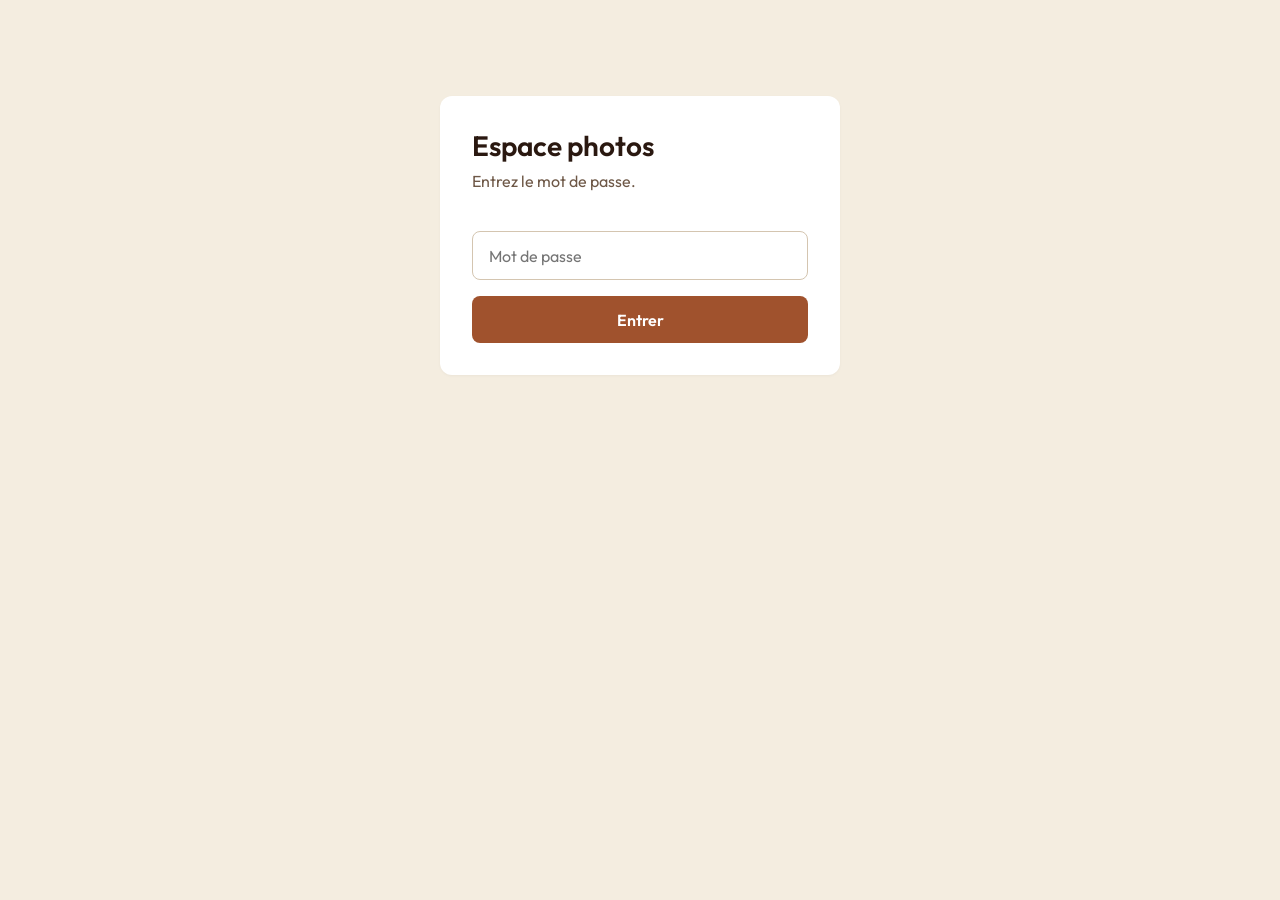
<file: admin.html>
<!DOCTYPE html>
<html lang="fr">
<head>
  <meta charset="UTF-8" />
  <meta name="viewport" content="width=device-width, initial-scale=1.0" />
  <title>Gestion des photos — La Place</title>
  <meta name="robots" content="noindex, nofollow" />

  <link rel="preconnect" href="https://fonts.googleapis.com" />
  <link rel="preconnect" href="https://fonts.gstatic.com" crossorigin />
  <link href="https://fonts.googleapis.com/css2?family=Outfit:wght@400;500;600;700&display=swap" rel="stylesheet" />

  <style>
    * { margin: 0; padding: 0; box-sizing: border-box; }
    body {
      font-family: 'Outfit', sans-serif;
      background: #f4ede0;
      color: #2a1810;
      min-height: 100vh;
      padding: 2rem 1rem;
    }
    .admin-wrap { max-width: 900px; margin: 0 auto; }
    h1 {
      font-size: 1.75rem;
      margin-bottom: 0.5rem;
      font-weight: 600;
    }
    .subtitle { color: #6e5847; margin-bottom: 2.5rem; }

    .card {
      background: #fff;
      border-radius: 12px;
      padding: 2rem;
      margin-bottom: 1.5rem;
      box-shadow: 0 1px 3px rgba(0,0,0,.04);
    }

    .gate { max-width: 400px; margin: 4rem auto; }
    .gate input {
      width: 100%;
      padding: 0.85rem 1rem;
      border: 1px solid #d4c5b0;
      border-radius: 8px;
      font-size: 1rem;
      font-family: inherit;
      margin-bottom: 1rem;
    }
    .gate button {
      width: 100%;
      padding: 0.85rem;
      background: #a0522d;
      color: #fff;
      border: none;
      border-radius: 8px;
      font-weight: 600;
      cursor: pointer;
      font-size: 1rem;
      font-family: inherit;
    }
    .gate button:hover { background: #84411f; }

    .section-title { font-size: 1.1rem; margin-bottom: 1rem; font-weight: 600; }

    .uploader {
      border: 2px dashed #d4c5b0;
      border-radius: 12px;
      padding: 3rem 2rem;
      text-align: center;
      cursor: pointer;
      transition: all .2s;
      background: #faf6ee;
      display: block;
    }
    .uploader:hover, .uploader.drag {
      border-color: #a0522d;
      background: #fef3e7;
    }
    .uploader p { margin: 0.5rem 0; }
    .uploader .big { font-size: 1.1rem; font-weight: 600; }
    .uploader .small { font-size: 0.875rem; color: #6e5847; }
    .uploader input[type=file] { display: none; }

    .category-select { margin-bottom: 1.5rem; }
    .category-select label { display: block; margin-bottom: 0.5rem; font-weight: 500; font-size: 0.9rem; }
    .category-select select {
      width: 100%;
      padding: 0.75rem;
      border: 1px solid #d4c5b0;
      border-radius: 8px;
      font-family: inherit;
      font-size: 1rem;
      background: #fff;
    }

    .status {
      padding: 1rem;
      border-radius: 8px;
      margin: 1rem 0;
      font-size: 0.9rem;
      display: none;
    }
    .status.show { display: block; }
    .status.success { background: #e6f4ea; color: #1e6b3a; }
    .status.error { background: #fbe9e7; color: #8a2c1a; }
    .status.info { background: #fef3e7; color: #84411f; }

    .image-list {
      display: grid;
      grid-template-columns: repeat(auto-fill, minmax(160px, 1fr));
      gap: 1rem;
      margin-top: 1.5rem;
    }
    .image-item {
      position: relative;
      aspect-ratio: 1;
      border-radius: 8px;
      overflow: hidden;
      background: #eee;
    }
    .image-item img { width: 100%; height: 100%; object-fit: cover; }
    .image-item .meta {
      position: absolute;
      bottom: 0; left: 0; right: 0;
      background: linear-gradient(to top, rgba(0,0,0,0.7), transparent);
      color: #fff;
      padding: 0.75rem 0.5rem 0.5rem;
      font-size: 0.7rem;
      text-transform: uppercase;
      letter-spacing: 0.05em;
    }
    .image-item .del-btn {
      position: absolute;
      top: 0.5rem; right: 0.5rem;
      background: rgba(255,255,255,0.95);
      border: none;
      width: 28px; height: 28px;
      border-radius: 50%;
      cursor: pointer;
      font-size: 1rem;
      display: flex; align-items: center; justify-content: center;
    }
    .image-item .del-btn:hover { background: #fff; color: #a0522d; }

    .filter-tabs { display: flex; gap: 0.5rem; flex-wrap: wrap; margin-bottom: 1rem; }
    .filter-tabs button {
      padding: 0.5rem 1rem;
      background: #f4ede0;
      border: 1px solid #d4c5b0;
      border-radius: 999px;
      cursor: pointer;
      font-family: inherit;
      font-size: 0.85rem;
    }
    .filter-tabs button.active {
      background: #2a1810;
      color: #fff;
      border-color: #2a1810;
    }

    .help {
      background: #fef3e7;
      border-left: 3px solid #a0522d;
      padding: 1rem 1.25rem;
      border-radius: 4px;
      font-size: 0.875rem;
      line-height: 1.6;
      margin-bottom: 1.5rem;
    }
    .help strong { color: #a0522d; }

    .logout {
      background: transparent;
      border: 1px solid #d4c5b0;
      padding: 0.5rem 1rem;
      border-radius: 8px;
      cursor: pointer;
      font-family: inherit;
      float: right;
    }

    .config-warn {
      background: #fff8e1;
      border-left: 3px solid #f57c00;
      padding: 1rem 1.25rem;
      border-radius: 4px;
      margin-bottom: 1.5rem;
      font-size: 0.875rem;
    }

    @media (max-width: 600px) {
      .card { padding: 1.5rem 1.25rem; }
      h1 { font-size: 1.4rem; }
    }
  </style>
</head>

<body>
  <!-- ÉCRAN DE CONNEXION -->
  <div id="gate" class="gate card">
    <h1>Espace photos</h1>
    <p class="subtitle">Entrez le mot de passe.</p>
    <input type="password" id="pwInput" placeholder="Mot de passe" />
    <button id="pwBtn">Entrer</button>
    <p id="pwErr" style="color:#a0522d; margin-top:0.75rem; display:none; font-size:0.875rem;">
      Mot de passe incorrect.
    </p>
  </div>

  <!-- APPLICATION -->
  <div id="app" class="admin-wrap" style="display:none;">
    <button class="logout" id="logoutBtn">Déconnexion</button>
    <h1>Gestion des photos</h1>
    <p class="subtitle">Ajoutez ou supprimez les photos du site.</p>

    <div class="config-warn" id="configWarn" style="display:none;">
      <strong>⚠ Configuration requise&nbsp;:</strong> Cloudinary et JSONBin ne sont pas configurés.
      Ouvrez <code>admin.js</code> et complétez les valeurs en haut avant d'utiliser cette page.
    </div>

    <div class="help">
      <strong>Comment ça marche&nbsp;:</strong> choisissez la catégorie, glissez votre photo, et elle apparaît sur le site en quelques secondes.
      Aucune compétence technique requise. Les photos sont stockées en sécurité sur le cloud.
    </div>

    <div class="card">
      <h2 class="section-title">Ajouter une photo</h2>

      <div class="category-select">
        <label for="category">Où placer cette photo&nbsp;?</label>
        <select id="category">
          <option value="hero">Image principale (en-tête de la page d'accueil)</option>
          <option value="gallery">Galerie</option>
        </select>
      </div>

      <label for="fileInput" class="uploader" id="uploader">
        <p class="big">📷 Cliquez ou déposez une photo ici</p>
        <p class="small">JPG, PNG ou WebP · Max 10 Mo</p>
        <input type="file" id="fileInput" accept="image/*" />
      </label>

      <div id="status" class="status"></div>
    </div>

    <div class="card">
      <h2 class="section-title">Photos existantes</h2>

      <div class="filter-tabs" id="filterTabs">
        <button class="active" data-cat="all">Toutes</button>
        <button data-cat="hero">Principale</button>
        <button data-cat="gallery">Galerie</button>
        <button data-cat="menu">Plats</button>
      </div>

      <div id="imageList" class="image-list">
        <p style="color:#6e5847; grid-column:1/-1;">Chargement...</p>
      </div>
    </div>
  </div>

  <script src="admin.js"></script>
</body>
</html>
</file>
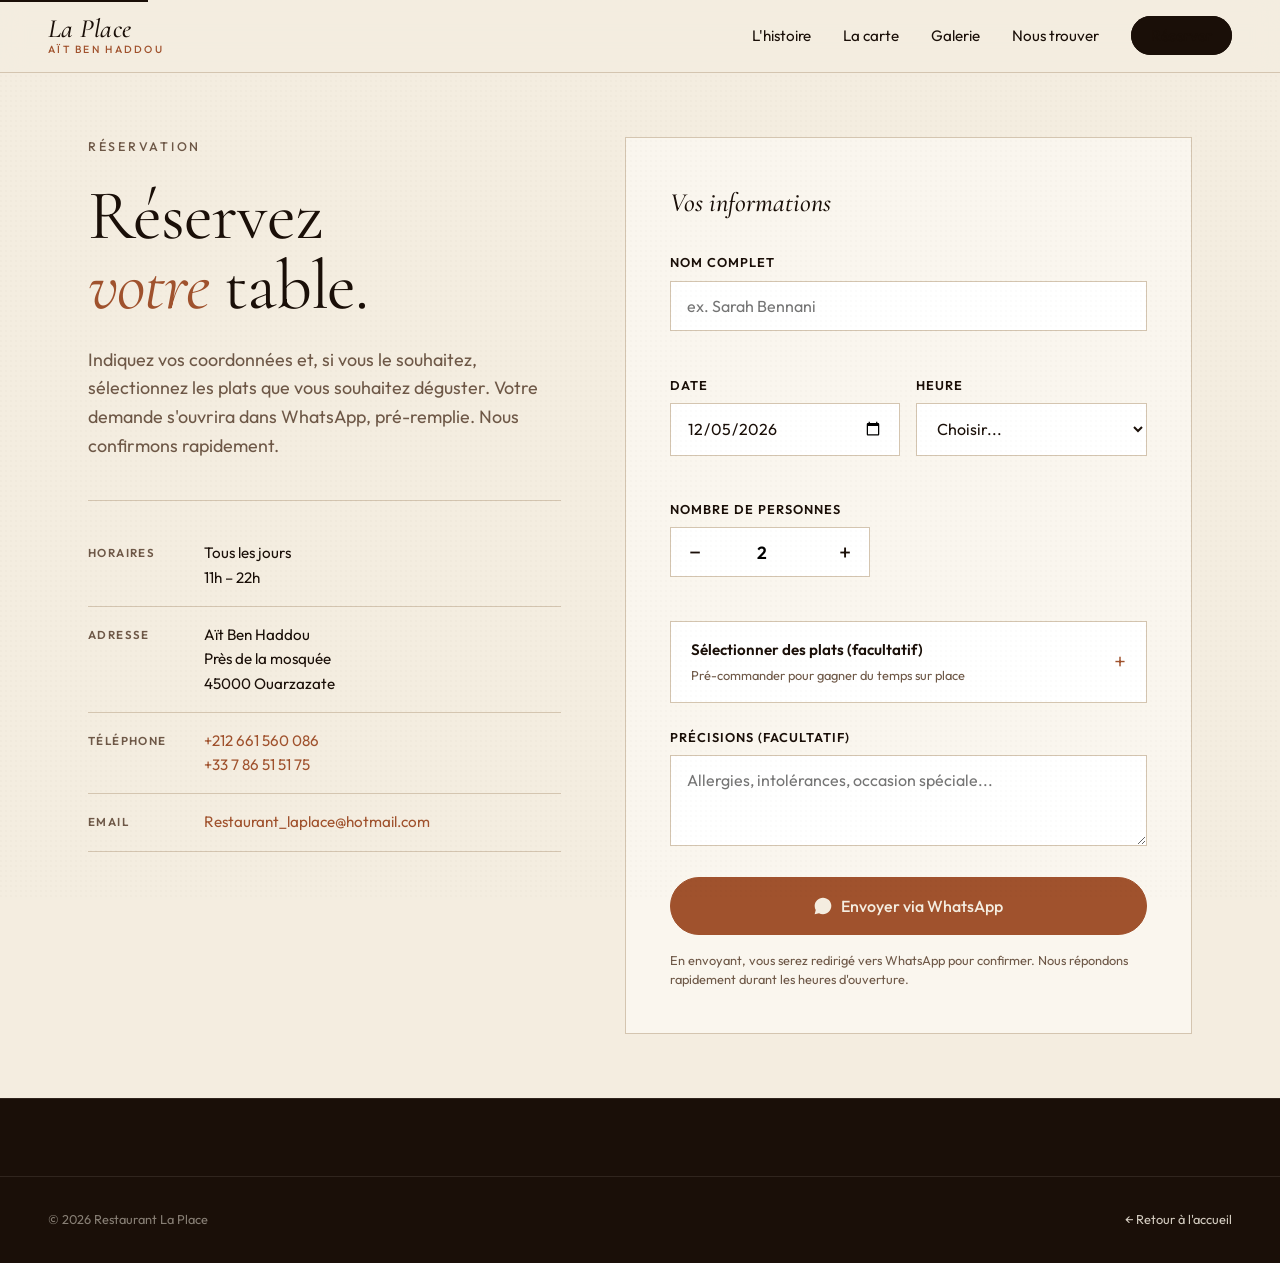
<file: reservation.html>
<!DOCTYPE html>
<html lang="fr">
<head>
  <meta charset="UTF-8" />
  <meta name="viewport" content="width=device-width, initial-scale=1.0" />

  <title>Réservation — Restaurant La Place, Aït Ben Haddou</title>
  <meta name="description" content="Réservez votre table au restaurant La Place à Aït Ben Haddou. Choisissez vos plats, votre date et l'heure — confirmation par WhatsApp." />
  <link rel="canonical" href="https://restaurantlaplace.github.io/LaPlace/reservation.html" />

  <meta property="og:type" content="website" />
  <meta property="og:title" content="Réservation — Restaurant La Place" />
  <meta property="og:description" content="Réservez votre table au restaurant La Place à Aït Ben Haddou." />
  <meta property="og:image" content="https://restaurantlaplace.github.io/LaPlace/images/PLACE3.jpg" />
  <meta property="og:url" content="https://restaurantlaplace.github.io/LaPlace/reservation.html" />
  <meta property="og:locale" content="fr_FR" />

  <meta name="robots" content="index, follow" />

  <link rel="icon" type="image/svg+xml" href="images/favicon.svg" />
  <meta name="theme-color" content="#a0522d" />

  <link rel="preconnect" href="https://fonts.googleapis.com" />
  <link rel="preconnect" href="https://fonts.gstatic.com" crossorigin />
  <link href="https://fonts.googleapis.com/css2?family=Cormorant+Garamond:ital,wght@0,300;0,400;0,500;0,600;1,400&family=Outfit:wght@300;400;500;600;700&display=swap" rel="stylesheet" />

  <link rel="stylesheet" href="styles.css" />
</head>

<body class="booking-page">
  <a class="skip-link" href="#main">Aller au contenu</a>

  <header class="site-header">
    <nav class="nav" aria-label="Navigation principale">
      <a href="index.html" class="brand" aria-label="Accueil">
        <span class="brand-name">La Place</span>
        <span class="brand-sub">Aït Ben Haddou</span>
      </a>
      <ul class="nav-links" id="navLinks">
        <li><a href="index.html#about">L'histoire</a></li>
        <li><a href="index.html#menu">La carte</a></li>
        <li><a href="index.html#gallery">Galerie</a></li>
        <li><a href="index.html#visit">Nous trouver</a></li>
        <li><a href="reservation.html" class="nav-cta nav-cta-active">Réserver</a></li>
      </ul>
      <button class="nav-toggle" aria-label="Menu" aria-expanded="false" aria-controls="navLinks">
        <span></span><span></span><span></span>
      </button>
    </nav>
  </header>

  <main id="main" class="reserve">
    <div class="reserve-wrap">

      <!-- COLONNE GAUCHE — INFOS -->
      <aside class="reserve-side">
        <p class="eyebrow">Réservation</p>
        <h1 class="display-sm">
          Réservez<br /><em>votre</em> table.
        </h1>
        <p class="lede">
          Indiquez vos coordonnées et, si vous le souhaitez, sélectionnez les plats que vous souhaitez déguster.
          Votre demande s'ouvrira dans WhatsApp, pré-remplie. Nous confirmons rapidement.
        </p>

        <ul class="reserve-info">
          <li>
            <span class="info-label">Horaires</span>
            <span class="info-val">Tous les jours<br />11h – 22h</span>
          </li>
          <li>
            <span class="info-label">Adresse</span>
            <span class="info-val">Aït Ben Haddou<br />Près de la mosquée<br />45000 Ouarzazate</span>
          </li>
          <li>
            <span class="info-label">Téléphone</span>
            <span class="info-val">
              <a href="tel:+212661560086">+212 661 560 086</a><br />
              <a href="tel:+33786515175">+33 7 86 51 51 75</a>
            </span>
          </li>
          <li>
            <span class="info-label">Email</span>
            <span class="info-val">
              <a href="mailto:Restaurant_laplace@hotmail.com">Restaurant_laplace@hotmail.com</a>
            </span>
          </li>
        </ul>
      </aside>

      <!-- COLONNE DROITE — FORMULAIRE -->
      <section class="reserve-form-wrap" aria-labelledby="formTitle">
        <h2 id="formTitle" class="form-title">Vos informations</h2>

        <form id="bookingForm" class="reserve-form" novalidate>

          <div class="field">
            <label for="name">Nom complet</label>
            <input type="text" id="name" name="name" required autocomplete="name" placeholder="ex. Sarah Bennani" />
            <span class="field-error" data-for="name"></span>
          </div>

          <div class="field-row">
            <div class="field">
              <label for="date">Date</label>
              <input type="date" id="date" name="date" required />
              <span class="field-error" data-for="date"></span>
            </div>

            <div class="field">
              <label for="time">Heure</label>
              <select id="time" name="time" required>
                <option value="">Choisir...</option>
                <option>11:30</option><option>12:00</option><option>12:30</option>
                <option>13:00</option><option>13:30</option><option>14:00</option>
                <option>14:30</option><option>15:00</option>
                <option>18:00</option><option>18:30</option>
                <option>19:00</option><option>19:30</option><option>20:00</option>
                <option>20:30</option><option>21:00</option><option>21:30</option>
              </select>
              <span class="field-error" data-for="time"></span>
            </div>
          </div>

          <div class="field">
            <label for="guests">Nombre de personnes</label>
            <div class="guest-counter" role="group" aria-label="Nombre de personnes">
              <button type="button" class="counter-btn" data-act="dec" aria-label="Diminuer">−</button>
              <input type="number" id="guests" name="guests" min="1" max="30" value="2" required readonly />
              <button type="button" class="counter-btn" data-act="inc" aria-label="Augmenter">+</button>
            </div>
            <span class="field-error" data-for="guests"></span>
          </div>

          <!-- SELECTION DES PLATS (OPTIONNEL) -->
          <details class="dish-picker" id="dishPicker">
            <summary>
              <span>Sélectionner des plats (facultatif)</span>
              <span class="summary-hint">Pré-commander pour gagner du temps sur place</span>
            </summary>

            <div class="dish-picker-body">

              <div class="dish-group">
                <h4>Formules</h4>
                <div class="dish-list">
                  <label class="dish-item">
                    <input type="checkbox" data-name="Formule midi — Entrée + plat + dessert" data-price="200" />
                    <span class="dish-name">Formule midi — Entrée + plat + dessert</span>
                    <span class="dish-price">200 DH</span>
                  </label>
                  <label class="dish-item">
                    <input type="checkbox" data-name="Formule midi — Entrée + plat" data-price="170" />
                    <span class="dish-name">Formule midi — Entrée + plat</span>
                    <span class="dish-price">170 DH</span>
                  </label>
                  <label class="dish-item">
                    <input type="checkbox" data-name="Formule soir — Entrée + plat + dessert" data-price="220" />
                    <span class="dish-name">Formule soir — Entrée + plat + dessert</span>
                    <span class="dish-price">220 DH</span>
                  </label>
                  <label class="dish-item">
                    <input type="checkbox" data-name="Formule soir — Entrée + plat" data-price="200" />
                    <span class="dish-name">Formule soir — Entrée + plat</span>
                    <span class="dish-price">200 DH</span>
                  </label>
                </div>
              </div>

              <div class="dish-group">
                <h4>Tajines & plats</h4>
                <div class="dish-list">
                  <label class="dish-item">
                    <input type="checkbox" data-name="Tajine poulet façon La Place Beldi" data-price="150" />
                    <span class="dish-name">Tajine poulet façon La Place Beldi</span>
                    <span class="dish-price">150 DH</span>
                  </label>
                  <label class="dish-item">
                    <input type="checkbox" data-name="Tajine de jarret d'agneau" data-price="150" />
                    <span class="dish-name">Tajine de jarret d'agneau</span>
                    <span class="dish-price">150 DH</span>
                  </label>
                  <label class="dish-item">
                    <input type="checkbox" data-name="Tajine de bœuf aux pruneaux" data-price="150" />
                    <span class="dish-name">Tajine de bœuf aux pruneaux</span>
                    <span class="dish-price">150 DH</span>
                  </label>
                  <label class="dish-item">
                    <input type="checkbox" data-name="Tajine viande aux figues et dattes" data-price="140" />
                    <span class="dish-name">Tajine viande aux figues et dattes</span>
                    <span class="dish-price">140 DH</span>
                  </label>
                  <label class="dish-item">
                    <input type="checkbox" data-name="Tajine de kefta à la tomate" data-price="110" />
                    <span class="dish-name">Tajine de kefta à la tomate</span>
                    <span class="dish-price">110 DH</span>
                  </label>
                  <label class="dish-item">
                    <input type="checkbox" data-name="Couscous Royal (sur commande)" data-price="200" />
                    <span class="dish-name">Couscous Royal (sur commande)</span>
                    <span class="dish-price">200 DH</span>
                  </label>
                  <label class="dish-item">
                    <input type="checkbox" data-name="3 Brochettes de poulet + accompagnement" data-price="120" />
                    <span class="dish-name">3 Brochettes de poulet</span>
                    <span class="dish-price">120 DH</span>
                  </label>
                  <label class="dish-item">
                    <input type="checkbox" data-name="Briouates (5 briques Kefta ou poulet)" data-price="100" />
                    <span class="dish-name">Briouates (5 briques)</span>
                    <span class="dish-price">100 DH</span>
                  </label>
                  <label class="dish-item">
                    <input type="checkbox" data-name="Pâtes sauce bolognaise" data-price="60" />
                    <span class="dish-name">Pâtes sauce bolognaise</span>
                    <span class="dish-price">60 DH</span>
                  </label>
                </div>
              </div>

              <div class="dish-group">
                <h4>Végétariens</h4>
                <div class="dish-list">
                  <label class="dish-item">
                    <input type="checkbox" data-name="Tajine berbère" data-price="110" />
                    <span class="dish-name">Tajine berbère</span>
                    <span class="dish-price">110 DH</span>
                  </label>
                  <label class="dish-item">
                    <input type="checkbox" data-name="Pastilla aux légumes" data-price="100" />
                    <span class="dish-name">Pastilla aux légumes</span>
                    <span class="dish-price">100 DH</span>
                  </label>
                  <label class="dish-item">
                    <input type="checkbox" data-name="Briouates aux légumes" data-price="100" />
                    <span class="dish-name">Briouates aux légumes</span>
                    <span class="dish-price">100 DH</span>
                  </label>
                </div>
              </div>

              <div class="dish-group">
                <h4>Entrées & p'tite faim</h4>
                <div class="dish-list">
                  <label class="dish-item">
                    <input type="checkbox" data-name="Salade berbère" data-price="35" />
                    <span class="dish-name">Salade berbère</span>
                    <span class="dish-price">35 DH</span>
                  </label>
                  <label class="dish-item">
                    <input type="checkbox" data-name="Harira berbère" data-price="35" />
                    <span class="dish-name">Harira berbère</span>
                    <span class="dish-price">35 DH</span>
                  </label>
                  <label class="dish-item">
                    <input type="checkbox" data-name="Trio (Zaalouk, Taktouka, etc.)" data-price="100" />
                    <span class="dish-name">Trio (sur commande)</span>
                    <span class="dish-price">100 DH</span>
                  </label>
                  <label class="dish-item">
                    <input type="checkbox" data-name="Salade Chamali" data-price="70" />
                    <span class="dish-name">Salade Chamali</span>
                    <span class="dish-price">70 DH</span>
                  </label>
                  <label class="dish-item">
                    <input type="checkbox" data-name="Pizza au choix" data-price="50" />
                    <span class="dish-name">Pizza au choix</span>
                    <span class="dish-price">50 DH</span>
                  </label>
                  <label class="dish-item">
                    <input type="checkbox" data-name="Tacos au choix" data-price="50" />
                    <span class="dish-name">Tacos au choix</span>
                    <span class="dish-price">50 DH</span>
                  </label>
                </div>
              </div>

              <div class="dish-group">
                <h4>Desserts & boissons</h4>
                <div class="dish-list">
                  <label class="dish-item">
                    <input type="checkbox" data-name="Moëlleux au chocolat royal" data-price="70" />
                    <span class="dish-name">Moëlleux au chocolat royal</span>
                    <span class="dish-price">70 DH</span>
                  </label>
                  <label class="dish-item">
                    <input type="checkbox" data-name="Thé/Café + pâtisseries marocaines" data-price="40" />
                    <span class="dish-name">Thé/Café + pâtisseries</span>
                    <span class="dish-price">40 DH</span>
                  </label>
                  <label class="dish-item">
                    <input type="checkbox" data-name="Thé à la menthe" data-price="15" />
                    <span class="dish-name">Thé à la menthe</span>
                    <span class="dish-price">15 DH</span>
                  </label>
                  <label class="dish-item">
                    <input type="checkbox" data-name="Jus d'orange nature" data-price="20" />
                    <span class="dish-name">Jus d'orange nature</span>
                    <span class="dish-price">20 DH</span>
                  </label>
                  <label class="dish-item">
                    <input type="checkbox" data-name="Jus d'avocat" data-price="30" />
                    <span class="dish-name">Jus d'avocat</span>
                    <span class="dish-price">30 DH</span>
                  </label>
                </div>
              </div>

              <div class="cart-total">
                <span>Total estimé</span>
                <span class="cart-total-val"><span id="cartTotal">0</span> DH</span>
              </div>

            </div>
          </details>

          <div class="field">
            <label for="notes">Précisions (facultatif)</label>
            <textarea id="notes" name="notes" rows="3" placeholder="Allergies, intolérances, occasion spéciale..."></textarea>
          </div>

          <button type="submit" class="btn btn-primary btn-large btn-block" id="submitBtn">
            <span class="btn-icon" aria-hidden="true">
              <svg viewBox="0 0 24 24" width="20" height="20" fill="currentColor">
                <path d="M17.5 14.4c-.3-.2-1.7-.9-2-1-.3-.1-.5-.2-.7.2-.2.3-.8 1-.9 1.1-.2.2-.3.2-.6.1-1.6-.8-2.7-1.5-3.7-3.4-.3-.5.3-.5.8-1.5.1-.2 0-.3 0-.5s-.7-1.7-1-2.3c-.3-.6-.5-.5-.7-.5h-.6c-.2 0-.5.1-.8.4-.3.3-1.1 1-1.1 2.5s1.1 2.9 1.3 3.1c.2.2 2.2 3.3 5.3 4.6 2 .8 2.7.9 3.7.8.6-.1 1.7-.7 2-1.4.2-.7.2-1.3.2-1.4-.1-.1-.3-.2-.6-.3M12 2C6.5 2 2 6.5 2 12c0 1.8.5 3.4 1.3 4.9L2 22l5.2-1.4c1.4.8 3 1.2 4.8 1.2 5.5 0 10-4.5 10-10S17.5 2 12 2z"/>
              </svg>
            </span>
            Envoyer via WhatsApp
          </button>

          <p class="form-note">
            En envoyant, vous serez redirigé vers WhatsApp pour confirmer.
            Nous répondons rapidement durant les heures d'ouverture.
          </p>
        </form>
      </section>
    </div>
  </main>

  <footer class="site-footer">
    <div class="container foot-bottom">
      <p>© <span id="year"></span> Restaurant La Place</p>
      <p><a href="index.html">← Retour à l'accueil</a></p>
    </div>
  </footer>

  <script src="script.js"></script>
</body>
</html>
</file>
<file: styles.css>
/* =========================================================
   RESTAURANT LA PLACE — Feuille de style
   Palette : argile / ocre kasbah / espresso / safran
   Fontes : Cormorant Garamond (titres) + Outfit (corps)
   ========================================================= */

:root {
  --clay:         #f4ede0;
  --clay-soft:    #faf6ee;
  --bone:         #e8dcc4;
  --ochre:        #a0522d;      /* ocre kasbah */
  --ochre-d:      #84411f;
  --saffron:      #c87533;
  --espresso:     #2a1810;
  --ink:          #1a0f08;
  --muted:        #6e5847;
  --olive:        #6b6839;
  --line:         #d4c5b0;

  --max-w: 1280px;
  --gutter: clamp(1.25rem, 4vw, 3rem);

  --font-display: 'Cormorant Garamond', Georgia, serif;
  --font-body:    'Outfit', system-ui, -apple-system, sans-serif;
}

* { margin: 0; padding: 0; box-sizing: border-box; }
html { scroll-behavior: smooth; -webkit-text-size-adjust: 100%; }
body {
  font-family: var(--font-body);
  font-size: 16px;
  line-height: 1.6;
  color: var(--ink);
  background: var(--clay);
  -webkit-font-smoothing: antialiased;
  text-rendering: optimizeLegibility;
}

/* Texture argileuse subtile */
body::before {
  content: '';
  position: fixed; inset: 0;
  pointer-events: none;
  background-image:
    radial-gradient(circle at 1px 1px, rgba(42,24,16,0.025) 1px, transparent 0);
  background-size: 5px 5px;
  z-index: 1;
  opacity: 0.7;
}

img { max-width: 100%; display: block; height: auto; }
a { color: inherit; text-decoration: none; transition: opacity .2s, color .2s; }
button { font-family: inherit; cursor: pointer; }
input, select, textarea { font-family: inherit; font-size: inherit; }

.container {
  width: 100%;
  max-width: var(--max-w);
  margin: 0 auto;
  padding-left: var(--gutter);
  padding-right: var(--gutter);
}

.skip-link {
  position: absolute; top: -40px; left: 0;
  background: var(--ink); color: var(--clay);
  padding: 0.5rem 1rem; z-index: 100;
}
.skip-link:focus { top: 0; }

/* ============== HEADER ============== */
.site-header {
  position: sticky; top: 0;
  z-index: 50;
  background: rgba(244, 237, 224, 0.92);
  backdrop-filter: blur(12px);
  -webkit-backdrop-filter: blur(12px);
  border-bottom: 1px solid var(--line);
}
.nav {
  max-width: var(--max-w);
  margin: 0 auto;
  padding: 1rem var(--gutter);
  display: flex;
  align-items: center;
  justify-content: space-between;
}
.brand {
  display: flex;
  flex-direction: column;
  line-height: 1;
}
.brand-name {
  font-family: var(--font-display);
  font-weight: 500;
  font-size: 1.65rem;
  letter-spacing: 0.01em;
  color: var(--ink);
  font-style: italic;
}
.brand-sub {
  font-size: 0.65rem;
  text-transform: uppercase;
  letter-spacing: 0.22em;
  color: var(--ochre);
  margin-top: 3px;
  font-weight: 500;
}

.nav-links {
  list-style: none;
  display: flex;
  align-items: center;
  gap: 2rem;
  font-size: 0.95rem;
  font-weight: 400;
}
.nav-links a { color: var(--ink); }
.nav-links a:hover { color: var(--ochre); }
.nav-cta {
  padding: 0.55rem 1.2rem;
  border: 1px solid var(--ink);
  border-radius: 999px;
  transition: all .2s;
  font-weight: 500;
}
.nav-cta:hover {
  background: var(--ink);
  color: var(--clay) !important;
}
.nav-cta-active {
  background: var(--ink);
  color: var(--clay);
}

.nav-toggle {
  display: none;
  background: transparent;
  border: none;
  width: 32px; height: 32px;
  flex-direction: column;
  justify-content: center;
  gap: 5px;
  padding: 0;
}
.nav-toggle span {
  display: block;
  width: 24px; height: 2px;
  background: var(--ink);
  transition: transform .3s;
}

@media (max-width: 850px) {
  .nav-links {
    position: fixed;
    top: 72px; left: 0; right: 0;
    background: var(--clay);
    flex-direction: column;
    gap: 0;
    padding: 1rem var(--gutter);
    border-bottom: 1px solid var(--line);
    transform: translateY(-110%);
    transition: transform .3s ease;
  }
  .nav-links.open { transform: translateY(0); }
  .nav-links li { width: 100%; }
  .nav-links a { display: block; padding: 1rem 0; border-bottom: 1px solid var(--line); }
  .nav-links li:last-child a { border-bottom: none; }
  .nav-cta { display: inline-block; margin-top: 0.5rem; }
  .nav-toggle { display: flex; }
}

/* ============== HERO ============== */
.hero {
  position: relative;
  padding-top: clamp(2rem, 6vw, 5rem);
  padding-bottom: 0;
  overflow: hidden;
}
.hero-grid {
  max-width: var(--max-w);
  margin: 0 auto;
  padding: 0 var(--gutter);
  display: grid;
  grid-template-columns: 1fr 1fr;
  gap: clamp(2rem, 5vw, 4rem);
  align-items: center;
  min-height: clamp(500px, 70vh, 720px);
}
.hero-text { animation: fadeUp 1s ease-out both; }
.eyebrow {
  font-size: 0.78rem;
  text-transform: uppercase;
  letter-spacing: 0.22em;
  color: var(--muted);
  margin-bottom: 1.5rem;
  font-weight: 500;
}
.display {
  font-family: var(--font-display);
  font-weight: 400;
  font-size: clamp(3rem, 7.5vw, 6rem);
  line-height: 0.95;
  letter-spacing: -0.015em;
  color: var(--ink);
  margin-bottom: 1.75rem;
}
.display em {
  font-style: italic;
  color: var(--ochre);
  font-weight: 400;
}
.display-sm {
  font-family: var(--font-display);
  font-weight: 400;
  font-size: clamp(2.5rem, 5.5vw, 4.5rem);
  line-height: 1;
  letter-spacing: -0.015em;
  color: var(--ink);
  margin-bottom: 1.5rem;
}
.display-sm em { font-style: italic; color: var(--ochre); }

.lede {
  font-size: clamp(1.05rem, 1.4vw, 1.2rem);
  color: var(--muted);
  max-width: 34ch;
  margin-bottom: 2.25rem;
  line-height: 1.6;
}
.hero-cta {
  display: flex;
  gap: 1rem;
  flex-wrap: wrap;
  align-items: center;
}

.hero-image {
  position: relative;
  aspect-ratio: 4/5;
  overflow: hidden;
  animation: fadeIn 1.2s ease-out 0.2s both;
  background: var(--bone);
}
.hero-image img {
  width: 100%; height: 100%;
  object-fit: cover;
  filter: saturate(1.03) contrast(1.02);
}
.hero-image-tag {
  position: absolute;
  bottom: 1.25rem; left: 1.25rem;
  background: rgba(244, 237, 224, 0.95);
  backdrop-filter: blur(8px);
  padding: 0.5rem 0.85rem;
  font-size: 0.7rem;
  letter-spacing: 0.15em;
  text-transform: uppercase;
  font-weight: 500;
  display: flex;
  flex-direction: column;
  gap: 2px;
  color: var(--ink);
}

@media (max-width: 850px) {
  .hero-grid { grid-template-columns: 1fr; gap: 2rem; min-height: auto; }
  .hero-image { aspect-ratio: 4/3; max-height: 60vh; }
}

/* Bandeau marquee */
.hero-marquee {
  margin-top: clamp(3rem, 6vw, 5rem);
  background: var(--ink);
  color: var(--clay);
  padding: 1.25rem 0;
  overflow: hidden;
  font-family: var(--font-display);
  font-style: italic;
  font-weight: 400;
}
.marquee-track {
  display: inline-flex;
  gap: 3rem;
  white-space: nowrap;
  animation: marquee 35s linear infinite;
  font-size: clamp(1.1rem, 1.5vw, 1.35rem);
}
.marquee-track span { padding-right: 1rem; }
@keyframes marquee {
  from { transform: translateX(0); }
  to   { transform: translateX(-50%); }
}

/* ============== BUTTONS ============== */
.btn {
  display: inline-flex;
  align-items: center;
  justify-content: center;
  gap: 0.5rem;
  padding: 0.85rem 1.75rem;
  border-radius: 999px;
  font-weight: 500;
  font-size: 0.95rem;
  border: 1px solid transparent;
  transition: all .25s ease;
  white-space: nowrap;
  cursor: pointer;
  font-family: inherit;
}
.btn-primary {
  background: var(--ochre);
  color: var(--clay);
  border-color: var(--ochre);
}
.btn-primary:hover {
  background: var(--ochre-d);
  border-color: var(--ochre-d);
  transform: translateY(-1px);
}
.btn-ghost {
  background: transparent;
  color: var(--ink);
  border-color: var(--ink);
}
.btn-ghost:hover {
  background: var(--ink);
  color: var(--clay);
}
.btn-large { padding: 1.1rem 2.25rem; font-size: 1rem; }
.btn-block { width: 100%; }
.btn-icon { display: inline-flex; }

/* ============== SECTIONS ============== */
section {
  padding: clamp(4rem, 9vw, 7rem) 0;
}
.section-label {
  font-size: 0.75rem;
  text-transform: uppercase;
  letter-spacing: 0.22em;
  color: var(--muted);
  font-weight: 500;
  margin-bottom: 0.75rem;
}
.h2 {
  font-family: var(--font-display);
  font-weight: 400;
  font-size: clamp(2.25rem, 4.5vw, 3.5rem);
  line-height: 1.05;
  letter-spacing: -0.01em;
  color: var(--ink);
  margin-bottom: 1.5rem;
}
.h2-large {
  font-family: var(--font-display);
  font-weight: 400;
  font-size: clamp(2.75rem, 6vw, 5rem);
  line-height: 1;
  letter-spacing: -0.015em;
  margin-bottom: 1.5rem;
}
.section-head { margin-bottom: 3rem; max-width: 720px; }
.section-sub {
  color: var(--muted);
  font-size: 1.05rem;
  margin-top: 0.5rem;
  line-height: 1.6;
}

.two-col {
  display: grid;
  grid-template-columns: 1fr 1.4fr;
  gap: clamp(2rem, 5vw, 5rem);
  align-items: start;
}
@media (max-width: 850px) {
  .two-col { grid-template-columns: 1fr; gap: 1.5rem; }
}

/* ============== ABOUT ============== */
.about { border-top: 1px solid var(--line); }
.about-body p { margin-bottom: 1.1rem; color: var(--ink); font-size: 1.05rem; }
.about-body em {
  font-family: var(--font-display);
  font-style: italic;
  color: var(--ochre);
  font-size: 1.1em;
}
.meta-list {
  list-style: none;
  margin-top: 2rem;
  padding-top: 1.5rem;
  border-top: 1px solid var(--line);
  display: flex;
  flex-wrap: wrap;
  gap: 1.5rem 3rem;
  font-size: 0.9rem;
}
.meta-list li { color: var(--muted); }
.meta-list strong {
  display: block;
  color: var(--ink);
  text-transform: uppercase;
  font-size: 0.72rem;
  letter-spacing: 0.15em;
  font-weight: 600;
  margin-bottom: 0.25rem;
}

/* ============== MENU ============== */
.menu { background: var(--clay-soft); border-top: 1px solid var(--line); }

.menu-section { margin-bottom: 3.5rem; }
.menu-section-title {
  font-family: var(--font-display);
  font-weight: 500;
  font-size: 1.5rem;
  font-style: italic;
  color: var(--ochre);
  margin-bottom: 1.5rem;
  padding-bottom: 0.75rem;
  border-bottom: 1px solid var(--line);
}
.menu-list { display: flex; flex-direction: column; gap: 1.25rem; }
.menu-row {
  display: flex;
  align-items: baseline;
  gap: 1rem;
}
.menu-row-left {
  display: flex;
  flex-direction: column;
  gap: 0.15rem;
}
.dish {
  font-family: var(--font-display);
  font-weight: 500;
  font-size: 1.2rem;
  color: var(--ink);
}
.desc {
  color: var(--muted);
  font-size: 0.9rem;
  line-height: 1.4;
}
.dots {
  flex: 1;
  border-bottom: 1px dotted var(--line);
  height: 1px;
  align-self: center;
  margin: 0 0.5rem;
  min-width: 30px;
}
.price {
  font-weight: 600;
  color: var(--ochre);
  font-size: 1rem;
  white-space: nowrap;
}

.formulas {
  display: grid;
  grid-template-columns: 1fr 1fr;
  gap: 2rem;
}
@media (max-width: 600px) {
  .formulas { grid-template-columns: 1fr; }
}
.formula {
  background: var(--clay);
  border: 1px solid var(--line);
  padding: 1.75rem;
}
.formula-label {
  font-family: var(--font-display);
  font-style: italic;
  font-size: 1.4rem;
  color: var(--ochre);
  margin-bottom: 1rem;
}
.formula ul { list-style: none; }
.formula li {
  display: flex;
  justify-content: space-between;
  align-items: baseline;
  padding: 0.6rem 0;
  border-bottom: 1px dotted var(--line);
  font-size: 0.95rem;
}
.formula li:last-child { border-bottom: none; }
.formula li span:last-child {
  color: var(--ochre);
  font-weight: 600;
}

.menu-foot {
  margin-top: 2.5rem;
  font-size: 0.95rem;
  color: var(--muted);
  text-align: center;
  font-family: var(--font-display);
  font-style: italic;
  font-size: 1.05rem;
  line-height: 1.7;
}

/* ============== GALLERY ============== */
.gallery { border-top: 1px solid var(--line); }
.gallery-grid {
  display: grid;
  grid-template-columns: repeat(12, 1fr);
  gap: 0.75rem;
  grid-auto-rows: 180px;
}
.gallery-item {
  overflow: hidden;
  position: relative;
  background: var(--bone);
}
.gallery-item img {
  width: 100%; height: 100%;
  object-fit: cover;
  transition: transform .6s ease;
}
.gallery-item:hover img { transform: scale(1.04); }

.gallery-item:nth-child(1) { grid-column: span 7; grid-row: span 2; }
.gallery-item:nth-child(2) { grid-column: span 5; }
.gallery-item:nth-child(3) { grid-column: span 5; }
.gallery-item:nth-child(4) { grid-column: span 4; grid-row: span 2; }
.gallery-item:nth-child(5) { grid-column: span 4; }
.gallery-item:nth-child(6) { grid-column: span 4; }

@media (max-width: 800px) {
  .gallery-grid { grid-template-columns: repeat(2, 1fr); grid-auto-rows: 140px; }
  .gallery-item:nth-child(n) { grid-column: span 1; grid-row: span 1; }
  .gallery-item:nth-child(1) { grid-column: span 2; grid-row: span 1; }
}

.gallery-placeholder {
  display: flex;
  align-items: center;
  justify-content: center;
  color: var(--muted);
  font-family: var(--font-display);
  font-style: italic;
  font-size: 0.95rem;
  background: var(--bone);
}

/* ============== VISIT ============== */
.visit { background: var(--clay-soft); border-top: 1px solid var(--line); }
.visit-address {
  font-style: normal;
  margin: 1.5rem 0;
  line-height: 1.8;
  color: var(--muted);
}
.visit-address strong { color: var(--ink); font-size: 1.05rem; display: block; margin-bottom: 0.5rem; }
.visit-address a { color: var(--ochre); }
.visit-address a:hover { text-decoration: underline; }

.contact-block {
  display: block;
  margin: 0.5rem 0;
  padding-top: 0.5rem;
  border-top: 1px solid var(--line);
}
.contact-block > span:first-child {
  display: inline-block;
  font-weight: 600;
  color: var(--ink);
  width: 70px;
  font-size: 0.85rem;
  text-transform: uppercase;
  letter-spacing: 0.08em;
}

.map-wrap {
  aspect-ratio: 4/3;
  overflow: hidden;
  border: 1px solid var(--line);
}
.map-wrap iframe { width: 100%; height: 100%; border: 0; }

/* ============== BOOKING CTA ============== */
.booking-cta {
  background: var(--ink);
  color: var(--clay);
  text-align: center;
  background-image: radial-gradient(ellipse at center, rgba(160,82,45,0.2), transparent 70%);
}
.booking-cta .h2-large { color: var(--clay); }
.booking-cta em { color: var(--ochre); font-style: italic; }
.booking-cta p {
  color: rgba(244, 237, 224, 0.75);
  font-size: 1.1rem;
  margin-bottom: 2rem;
}

/* ============== FOOTER ============== */
.site-footer {
  background: var(--ink);
  color: var(--clay);
  padding: clamp(3rem, 6vw, 5rem) 0 2rem;
  border-top: 1px solid rgba(244,237,224,0.1);
}
.footer-grid {
  display: grid;
  grid-template-columns: 2fr 1fr 1fr 1fr;
  gap: 2.5rem;
  margin-bottom: 3rem;
}
@media (max-width: 750px) {
  .footer-grid { grid-template-columns: 1fr 1fr; }
}
.brand-foot {
  font-family: var(--font-display);
  font-style: italic;
  font-size: 1.85rem;
  margin-bottom: 0.5rem;
  color: var(--clay);
}
.foot-small { color: rgba(244,237,224,0.6); font-size: 0.85rem; }
.foot-label {
  font-size: 0.72rem;
  text-transform: uppercase;
  letter-spacing: 0.15em;
  color: var(--ochre);
  margin-bottom: 0.75rem;
  font-weight: 600;
}
.site-footer p { line-height: 1.7; color: rgba(244,237,224,0.85); font-size: 0.9rem; }
.site-footer a { color: rgba(244,237,224,0.85); }
.site-footer a:hover { color: var(--ochre); }

.foot-bottom {
  padding-top: 2rem;
  border-top: 1px solid rgba(244,237,224,0.1);
  display: flex;
  justify-content: space-between;
  flex-wrap: wrap;
  gap: 1rem;
}
.foot-bottom p { font-size: 0.8rem; color: rgba(244,237,224,0.5); }

/* ============== RESERVATION PAGE ============== */
.booking-page { background: var(--clay); }
.reserve {
  min-height: calc(100vh - 80px);
  padding: clamp(2rem, 5vw, 4rem) 0;
}
.reserve-wrap {
  max-width: 1200px;
  margin: 0 auto;
  padding: 0 var(--gutter);
  display: grid;
  grid-template-columns: 1fr 1.2fr;
  gap: clamp(2rem, 5vw, 5rem);
  align-items: start;
}
@media (max-width: 950px) {
  .reserve-wrap { grid-template-columns: 1fr; }
}
.reserve-side .display-sm em { color: var(--ochre); }
.reserve-side .lede { margin-bottom: 2.5rem; max-width: 100%; }

.reserve-info {
  list-style: none;
  border-top: 1px solid var(--line);
  padding-top: 1.5rem;
}
.reserve-info li {
  display: grid;
  grid-template-columns: 100px 1fr;
  gap: 1rem;
  padding: 1rem 0;
  border-bottom: 1px solid var(--line);
  font-size: 0.95rem;
}
.info-label {
  text-transform: uppercase;
  letter-spacing: 0.12em;
  font-size: 0.72rem;
  color: var(--muted);
  font-weight: 600;
  padding-top: 3px;
}
.info-val { color: var(--ink); }
.info-val a { color: var(--ochre); }

.reserve-form-wrap {
  background: var(--clay-soft);
  padding: clamp(1.75rem, 4vw, 2.75rem);
  border: 1px solid var(--line);
}
.form-title {
  font-family: var(--font-display);
  font-weight: 500;
  font-style: italic;
  font-size: 1.65rem;
  margin-bottom: 1.75rem;
  color: var(--ink);
}

.reserve-form .field { margin-bottom: 1.5rem; }
.reserve-form label {
  display: block;
  font-size: 0.8rem;
  font-weight: 600;
  margin-bottom: 0.5rem;
  text-transform: uppercase;
  letter-spacing: 0.08em;
  color: var(--ink);
}
.reserve-form input[type=text],
.reserve-form input[type=email],
.reserve-form input[type=tel],
.reserve-form input[type=date],
.reserve-form select,
.reserve-form textarea {
  width: 100%;
  padding: 0.9rem 1rem;
  border: 1px solid var(--line);
  background: #fff;
  font-size: 1rem;
  color: var(--ink);
  transition: border-color .2s;
  border-radius: 0;
  font-family: inherit;
  resize: vertical;
}
.reserve-form input:focus,
.reserve-form select:focus,
.reserve-form textarea:focus {
  outline: none;
  border-color: var(--ochre);
}

.field-row {
  display: grid;
  grid-template-columns: 1fr 1fr;
  gap: 1rem;
}
@media (max-width: 500px) {
  .field-row { grid-template-columns: 1fr; }
}

.guest-counter {
  display: flex;
  align-items: center;
  border: 1px solid var(--line);
  background: #fff;
  max-width: 200px;
}
.counter-btn {
  width: 48px; height: 48px;
  background: transparent;
  border: none;
  font-size: 1.4rem;
  color: var(--ink);
  transition: background .15s;
}
.counter-btn:hover { background: var(--bone); }
.guest-counter input {
  flex: 1;
  text-align: center;
  border: none;
  background: transparent;
  font-size: 1.1rem;
  font-weight: 600;
  width: 60px;
}

.field-error {
  display: block;
  color: var(--ochre);
  font-size: 0.8rem;
  margin-top: 0.4rem;
  min-height: 1em;
}

/* DISH PICKER (details/summary) */
.dish-picker {
  margin: 0 0 1.5rem;
  border: 1px solid var(--line);
  background: #fff;
}
.dish-picker > summary {
  list-style: none;
  cursor: pointer;
  padding: 1rem 1.25rem;
  display: flex;
  flex-direction: column;
  gap: 0.2rem;
  position: relative;
  user-select: none;
}
.dish-picker > summary::-webkit-details-marker { display: none; }
.dish-picker > summary::after {
  content: '+';
  position: absolute;
  right: 1.25rem;
  top: 50%;
  transform: translateY(-50%);
  font-size: 1.4rem;
  color: var(--ochre);
  font-weight: 300;
  transition: transform .2s;
}
.dish-picker[open] > summary::after {
  content: '−';
}
.dish-picker > summary > span:first-child {
  font-weight: 600;
  font-size: 0.95rem;
}
.summary-hint {
  font-size: 0.8rem;
  color: var(--muted);
}

.dish-picker-body {
  padding: 0 1.25rem 1.25rem;
  border-top: 1px solid var(--line);
}

.dish-group { margin-top: 1.25rem; }
.dish-group h4 {
  font-family: var(--font-display);
  font-style: italic;
  font-weight: 500;
  font-size: 1.15rem;
  color: var(--ochre);
  margin-bottom: 0.5rem;
}
.dish-list { display: flex; flex-direction: column; }
.dish-item {
  display: grid;
  grid-template-columns: auto 1fr auto;
  align-items: center;
  gap: 0.75rem;
  padding: 0.65rem 0;
  border-bottom: 1px dotted var(--line);
  cursor: pointer;
  transition: background .15s;
}
.dish-item:last-child { border-bottom: none; }
.dish-item:hover { background: var(--clay-soft); padding-left: 0.5rem; }
.dish-item input[type=checkbox] {
  width: 18px; height: 18px;
  accent-color: var(--ochre);
  cursor: pointer;
}
.dish-item input[type=checkbox]:checked ~ .dish-name {
  color: var(--ochre);
}
.dish-name {
  font-size: 0.92rem;
  color: var(--ink);
}
.dish-price {
  font-size: 0.85rem;
  font-weight: 600;
  color: var(--ochre);
  white-space: nowrap;
}

.cart-total {
  margin-top: 1.5rem;
  padding: 1rem 1.25rem;
  background: var(--ink);
  color: var(--clay);
  display: flex;
  justify-content: space-between;
  align-items: center;
  font-weight: 600;
  font-size: 1rem;
}
.cart-total-val {
  font-family: var(--font-display);
  font-style: italic;
  font-size: 1.4rem;
  color: var(--ochre);
}

.form-note {
  font-size: 0.8rem;
  color: var(--muted);
  margin-top: 1rem;
  line-height: 1.5;
}

/* ============== ANIMATIONS ============== */
@keyframes fadeUp {
  from { opacity: 0; transform: translateY(20px); }
  to { opacity: 1; transform: translateY(0); }
}
@keyframes fadeIn {
  from { opacity: 0; }
  to { opacity: 1; }
}

.reveal {
  opacity: 0;
  transform: translateY(30px);
  transition: opacity .8s ease, transform .8s ease;
}
.reveal.in {
  opacity: 1;
  transform: translateY(0);
}
</file>
